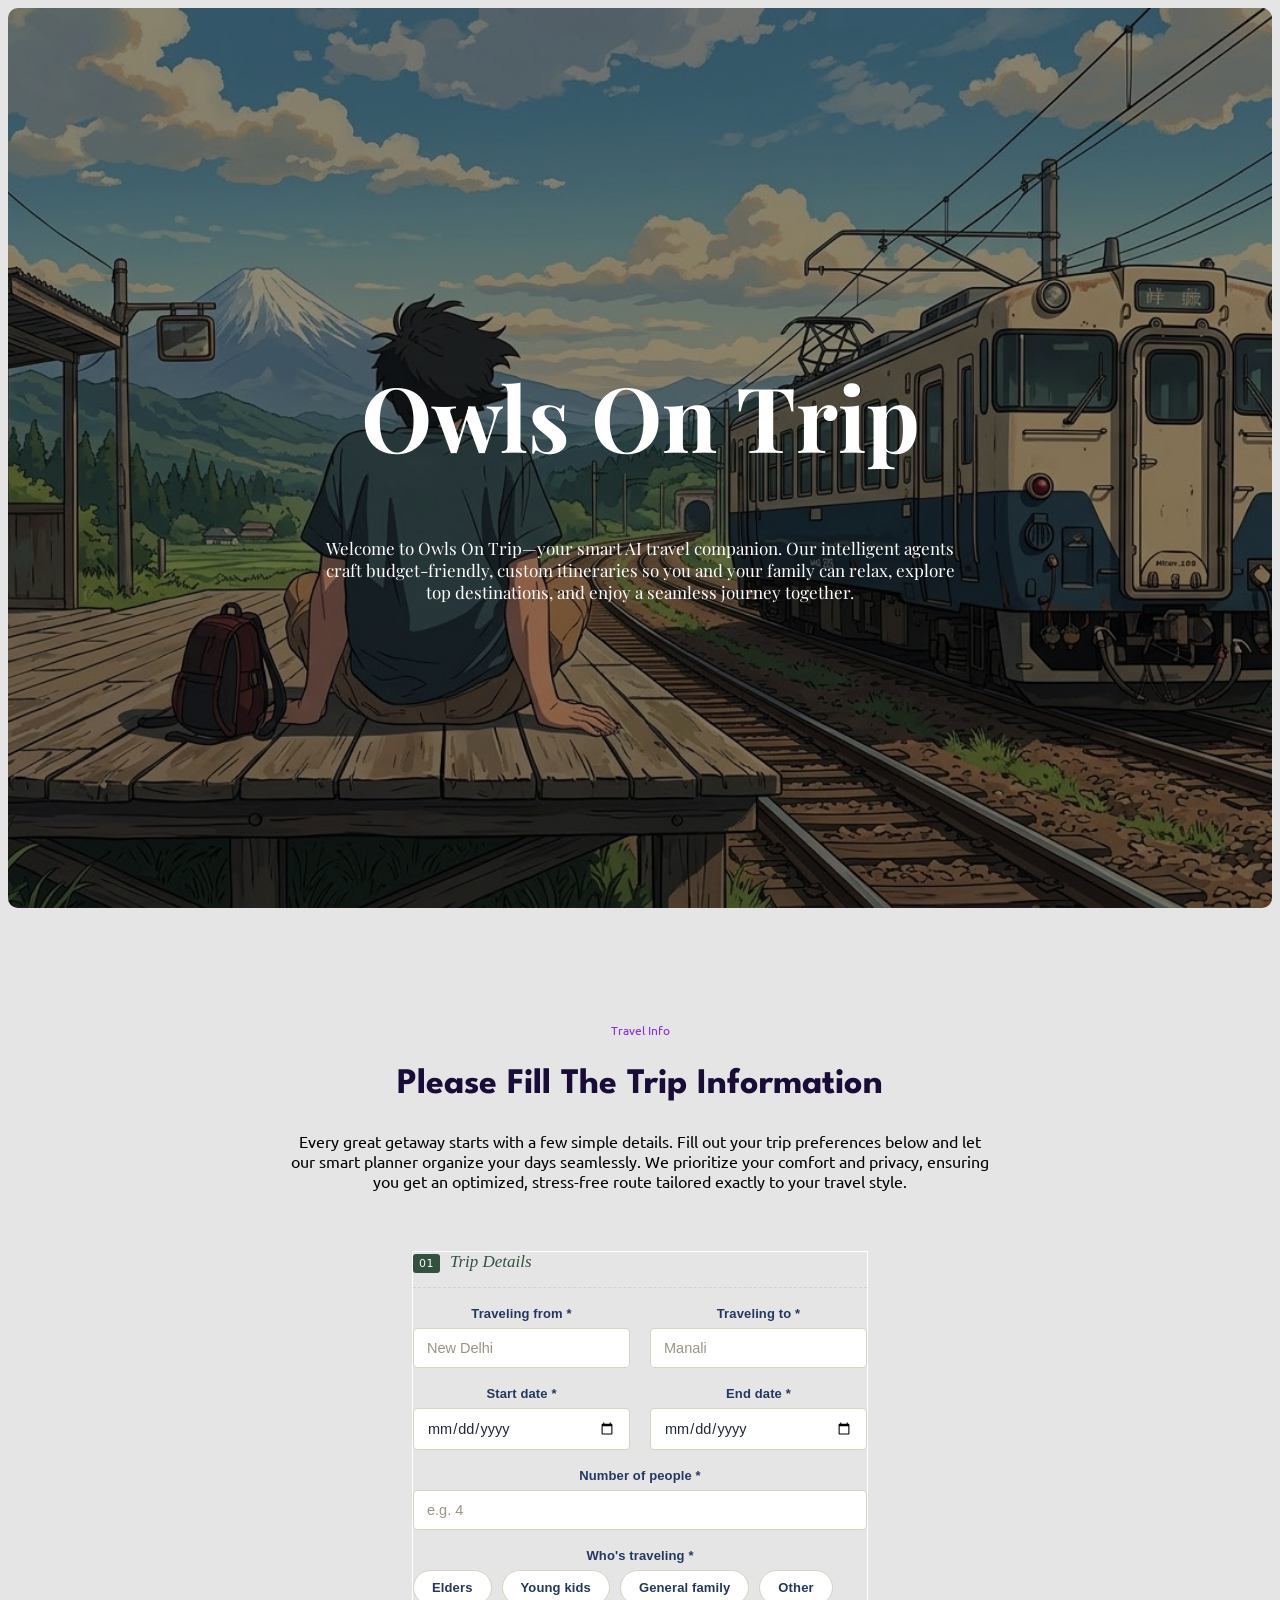
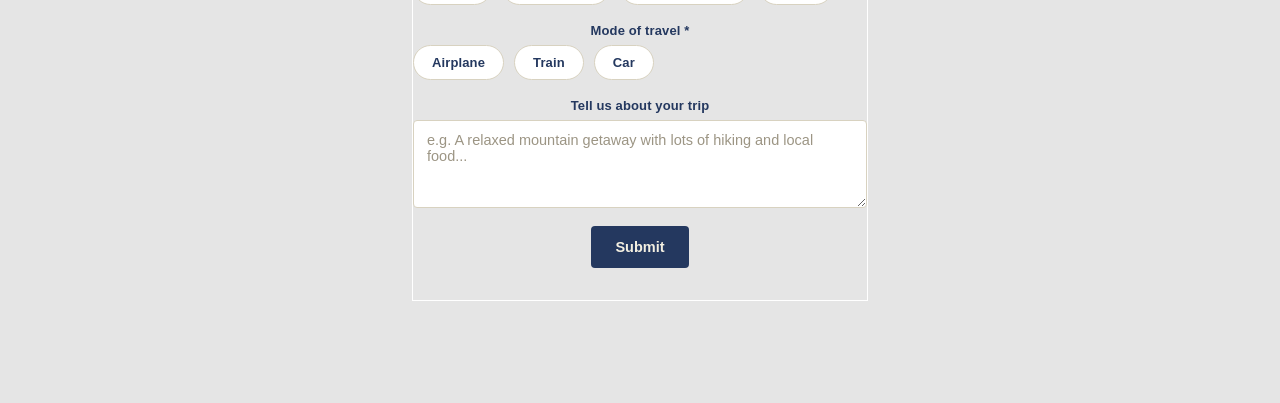
<file: frontend/index.html>
<!DOCTYPE html>
<html lang="en">
    <head>
        <meta charset="UTF-8">
        <meta name="viewport" content="width=device-width, initial-scale=1.0">
        <title>Owls on Trip</title>
        <link rel="stylesheet" href="style.css">

        <!-- Ubunto Font -->
        <link rel="preconnect" href="https://fonts.googleapis.com">
        <link rel="preconnect" href="https://fonts.gstatic.com" crossorigin>
        <link href="https://fonts.googleapis.com/css2?family=Ubuntu:ital,wght@0,300;0,400;0,500;0,700;1,300;1,400;1,500;1,700&display=swap" rel="stylesheet">

        <!-- League Spartans -->
        <link rel="preconnect" href="https://fonts.googleapis.com">
        <link rel="preconnect" href="https://fonts.gstatic.com" crossorigin>
        <link href="https://fonts.googleapis.com/css2?family=League+Spartan:wght@100..900&display=swap" rel="stylesheet">

        <!-- Playfair Display Fonts -->
        <link rel="preconnect" href="https://fonts.googleapis.com">
        <link rel="preconnect" href="https://fonts.gstatic.com" crossorigin>
        <link href="https://fonts.googleapis.com/css2?family=Playfair+Display:ital,wght@0,400..900;1,400..900&display=swap" rel="stylesheet">

        <!-- Favicon -->
        <link rel="icon" href="favicon.ico" sizes="any">
        
    </head>
    <body>
        <div id="HeroSection">
            <img src="images/from_train_solo_image_1.svg" alt="Hero_Page_Image" style="max-width: 1440px;border-radius: 10px;" class="hero-bg-img" >
            <div class="hero_content">
                <h1 style="font-size: 90px;">Owls On Trip</h1>
                <p style="font-size: 17px;">Welcome to Owls On Trip—your smart AI travel companion. Our intelligent agents craft budget-friendly, custom itineraries so you and your family can relax, explore top destinations, and enjoy a seamless journey together.</p>
                

            </div>

        </div>

        <main>
            <!-- Trip Info -->
            <section id="Trip_Info">
                <div class="desc" style="max-width: 700px;">
                    <p class="Bigtext" style="color: blueviolet; font-size: 12px;">
                        Travel Info
                    </p>
                    <h2>Please Fill The Trip Information</h2>
                    <div class="Bigtext">
                        Every great getaway starts with a few simple details. Fill out your trip preferences below and let our smart planner organize your days seamlessly. We prioritize your comfort and privacy, ensuring you get an optimized, stress-free route tailored exactly to your travel style.
                    </div>
                </div>
                <form action="">
                    <fieldset class="section">
                        <legend>
                            <span class="section-no">01</span> Trip Details
                        </legend>

                        <div class="row two">
                            <div class="field">
                                <label for="fromLocation">Traveling from
                                    <span class="req">*</span>
                                </label>
                                <input type="text" id="fromLocation" name="fromLocation" placeholder="New Delhi" required>
                            </div>
                            <div class="field">
                                <label for="toLocation">Traveling to
                                    <span class="req">*</span>
                                </label>
                                <input type="text" id="toLocation" name="toLocation" placeholder="Manali" required>
                            </div>
                        </div>

                        <div class="row two">
                            <div class="field">
                                <label for="startDate">Start date
                                    <span class="req">*</span>
                                </label>
                                <input type="date" id="startDate" name="startDate" required>
                            </div>
                            <div class="field">
                                <label for="endDate">End date
                                    <span class="req">*</span>
                                </label>
                                <input type="date" id="endDate" name="endDate" required>
                            </div>
                        </div>

                        <div class="row one">
                            <div class="field">
                                <label for="travelers">Number of people
                                    <span class="req">*</span>
                                </label>
                                <input type="number" id="travelers" name="travelers" min="1" placeholder="e.g. 4" required>
                            </div>
                        </div>

                        <div class="row one">
                            <div class="field">
                                <label>Who's traveling
                                    <span class="req">*</span>
                                </label>
                                <div class="pill-group" role="radiogroup" aria-label="Who's traveling">
                                    <input type="radio" id="groupElders" name="groupType" value="elders" required>
                                    <label for="groupElders" class="pill">Elders</label>

                                    <input type="radio" id="groupKids" name="groupType" value="kids">
                                    <label for="groupKids" class="pill">Young kids</label>

                                    <input type="radio" id="groupGeneral" name="groupType" value="general">
                                    <label for="groupGeneral" class="pill">General family</label>

                                    <input type="radio" id="groupOther" name="groupType" value="other">
                                    <label for="groupOther" class="pill">Other</label>
                                </div>
                            </div>
                        </div>

                        <div class="row one">
                            <div class="field">
                                <label>Mode of travel
                                    <span class="req">*</span>
                                </label>
                                <div class="pill-group" role="radiogroup" aria-label="Mode of travel">
                                    <input type="radio" id="modeAirplane" name="travelMode" value="airplane" required>
                                    <label for="modeAirplane" class="pill">Airplane</label>

                                    <input type="radio" id="modeTrain" name="travelMode" value="train">
                                    <label for="modeTrain" class="pill">Train</label>

                                    <input type="radio" id="modeCar" name="travelMode" value="car">
                                    <label for="modeCar" class="pill">Car</label>
                                </div>
                            </div>
                        </div>

                        <div class="row one">
                            <div class="field">
                                <label for="tripDesc">Tell us about your trip</label>
                                <textarea id="tripDesc" name="tripDesc" rows="4" placeholder="e.g. A relaxed mountain getaway with lots of hiking and local food..."></textarea>
                            </div>
                        </div>

                        <button class="submit-btn" id="Button-1">
                            Submit
                        </button>

                    </fieldset>

                </form>


            </section>
        </main>
    </body>
</html>
</file>
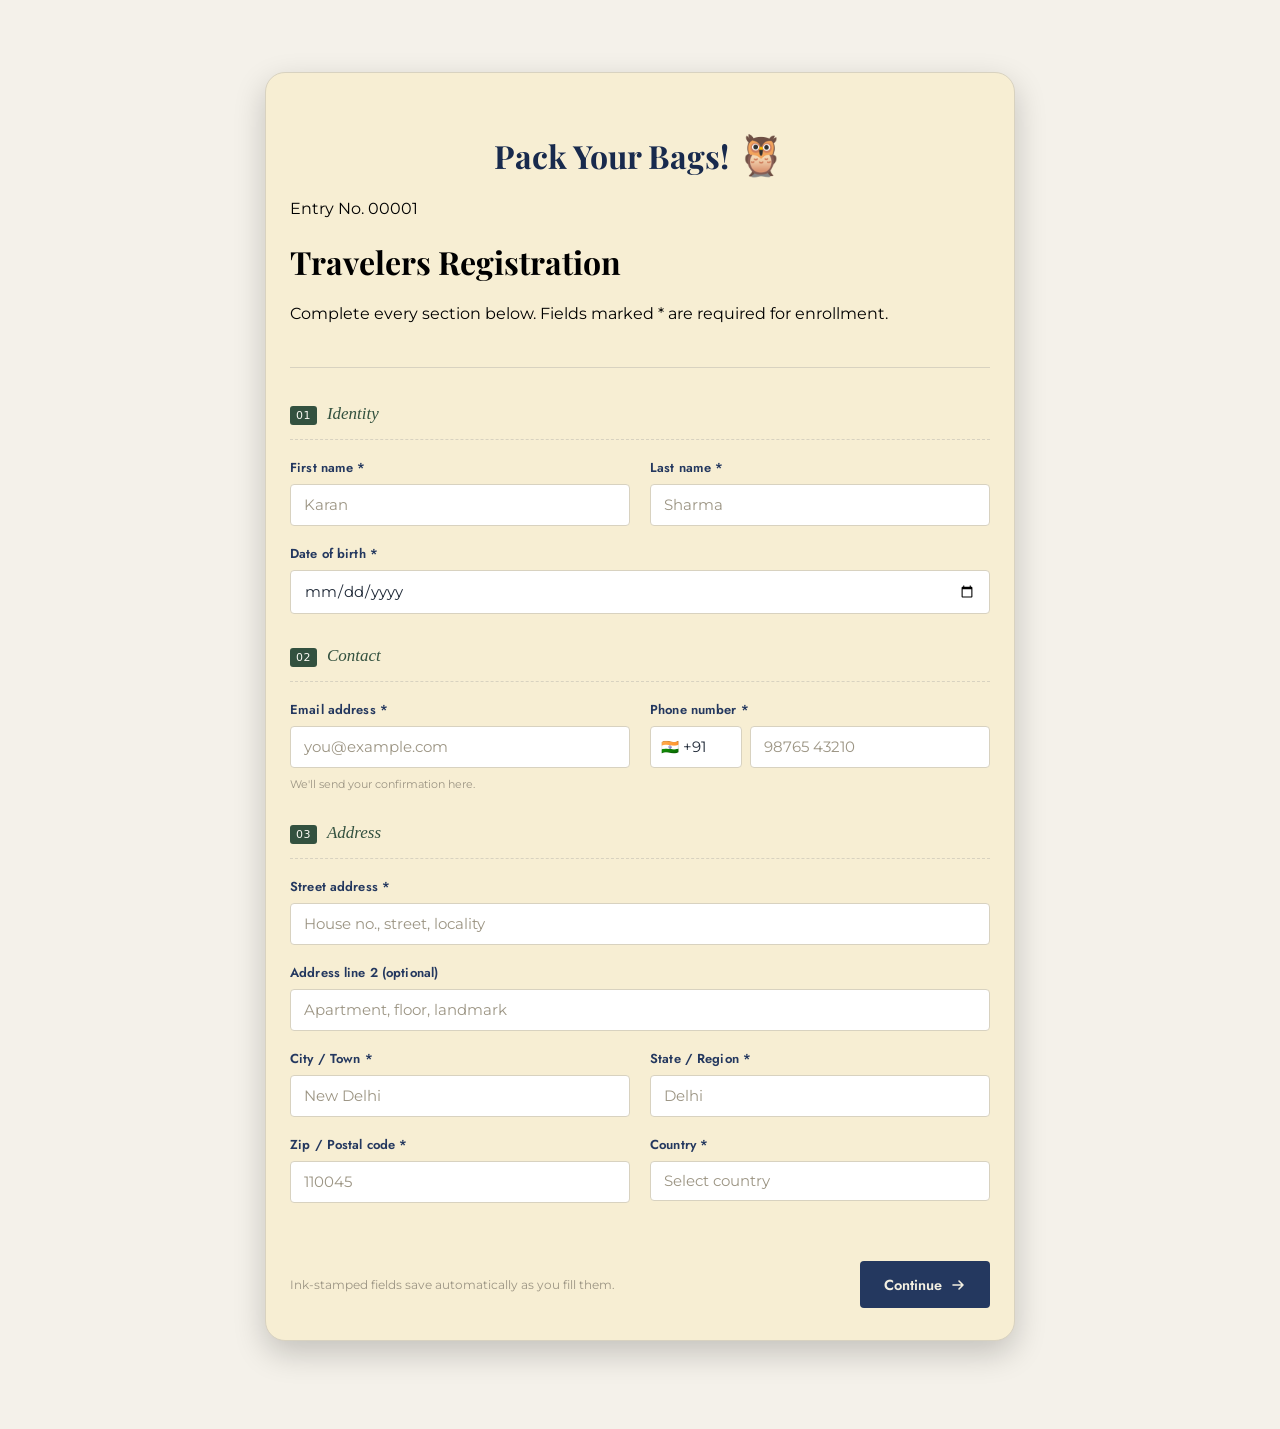
<file: registration-login/registration.html>
<!DOCTYPE html>
<html lang="en">
<head>
    <meta charset="UTF-8">
    <meta name="viewport" content="width=device-width, initial-scale=1.0">
    <title>Owls On Trip</title>
    <!-- Style Sheet -->
    <link rel="stylesheet" href="registration-style.css">

    <!-- Playfair Display Font -->
    <link rel="preconnect" href="https://fonts.googleapis.com">
    <link rel="preconnect" href="https://fonts.gstatic.com" crossorigin>
    <link href="https://fonts.googleapis.com/css2?family=Playfair+Display:ital,wght@0,400..900;1,400..900&display=swap" rel="stylesheet">
    
    <!-- Montserrat Font -->
    <link rel="preconnect" href="https://fonts.googleapis.com">
    <link rel="preconnect" href="https://fonts.gstatic.com" crossorigin>
    <link href="https://fonts.googleapis.com/css2?family=Montserrat:ital,wght@0,100..900;1,100..900&display=swap" rel="stylesheet">

    <!-- Jost Font  -->
     <link rel="preconnect" href="https://fonts.googleapis.com">
    <link rel="preconnect" href="https://fonts.gstatic.com" crossorigin>
    <link href="https://fonts.googleapis.com/css2?family=Jost:ital,wght@0,100..900;1,100..900&display=swap" rel="stylesheet">
    <!-- Favicon -->
    <link rel="icon" href="favicon.ico" sizes="any">
</head>
<body>
    <div class="Main-Container">
        <div class="Container-inside">
            <h1 style="text-align: center; margin-bottom: 20px; color: #182A4D; " class="bigtext">
                Pack Your Bags! <span style="font-size: 40px;">🦉</span>
            </h1>
            <form class="form-grid">
                <!-- Header -->
                <header class="card-head" style="font-family: 'Montserrat', sans-serif;">
                    <p class="entry-no">Entry No. <span id="entryNo">00001</span></p>
                    <h1 class="bigtext">Travelers Registration</h1>
                    <p class="subhead" >Complete every section below. Fields marked <span class="req">*</span> are required for enrollment.</p>
                </header>
                <!-- Section 01 -->
                <fieldset class="section">
                    <legend>
                        <span class="section-no">01</span> Identity
                    </legend>
            
                    <div class="row two">
                        <div class="field">
                            <label for="firstName">First name 
                                <span class="req">*</span>
                            </label>
                            <input type="text" id="firstName" name="firstName" placeholder="Karan" required>
                        </div>
                        <div class="field">
                            <label for="lastName">Last name 
                                <span class="req">*</span>
                            </label>
                            <input type="text" id="lastName" name="lastName" placeholder="Sharma" required>
                        </div>
                    </div>
            
                    <div class="row one">
                    <div class="field">
                        <label for="dob">Date of birth 
                            <span class="req">*</span>
                        </label>
                        <input type="date" id="dob" name="dob" required>
                    </div>
                    </div>
                </fieldset>

                <!-- SECTION 02 -->
                <fieldset class="section">
                    <legend><span class="section-no">02</span> Contact</legend>
            
                    <div class="row two">
                        <div class="field">
                            <label for="email">Email address <span class="req">*</span></label>
                            <input type="email" id="email" name="email" placeholder="you@example.com" required>
                            <p class="hint">We'll send your confirmation here.</p>
                        </div>
                        <div class="field">
                            <label for="phone">Phone number <span class="req">*</span></label>
                            <div class="phone-group">
                                <select id="phoneCode" name="phoneCode" class="code-select" aria-label="Country code">
                                    <option value="+91" selected>🇮🇳 +91</option>
                                    <option value="+1">🇺🇸 +1</option>
                                    <option value="+44">🇬🇧 +44</option>
                                    <option value="+61">🇦🇺 +61</option>
                                </select>
                                <input type="tel" id="phone" name="phone" placeholder="98765 43210" required>
                            </div>
                        </div>
                    </div>
                </fieldset>

                <!-- SECTION 03 -->
                <fieldset class="section">
                    <legend><span class="section-no">03</span> Address</legend>
            
                    <div class="row one">
                    <div class="field">
                        <label for="address1">Street address <span class="req">*</span></label>
                        <input type="text" id="address1" name="address1" placeholder="House no., street, locality" required>
                    </div>
                    </div>
            
                    <div class="row one">
                    <div class="field">
                        <label for="address2">Address line 2 <span class="optional">(optional)</span></label>
                        <input type="text" id="address2" name="address2" placeholder="Apartment, floor, landmark">
                    </div>
                    </div>
            
                    <div class="row two">
                    <div class="field">
                        <label for="city">City / Town <span class="req">*</span></label>
                        <input type="text" id="city" name="city" placeholder="New Delhi" required>
                    </div>
                    <div class="field">
                        <label for="state">State / Region <span class="req">*</span></label>
                        <input type="text" id="state" name="state" placeholder="Delhi" required>
                    </div>
                    </div>
            
                    <div class="row two">
                    <div class="field">
                        <label for="zip">Zip / Postal code <span class="req">*</span></label>
                        <input type="text" id="zip" name="zip" placeholder="110045" required>
                    </div>
                    <div class="field">
                        <label for="country">Country <span class="req">*</span></label>
                        <select id="country" name="country" required>
                        <option value="" disabled selected>Select country</option>
                        <option value="IN">India</option>
                        <option value="US">United States</option>
                        <option value="GB">United Kingdom</option>
                        <option value="AU">Australia</option>
                        <option value="CA">Canada</option>
                        <option value="OTHER">Other</option>
                        </select>
                    </div>
                    </div>
                </fieldset>

                <footer class="card-foot">
                    <p class="stamp-note">Ink-stamped fields save automatically as you fill them.</p>
                    <button type="submit" class="submit-btn">
                    Continue
                    <svg width="16" height="16" viewBox="0 0 16 16" fill="none" xmlns="http://www.w3.org/2000/svg">
                        <path d="M3 8H13M13 8L9 4M13 8L9 12" stroke="currentColor" stroke-width="1.6" stroke-linecap="round" stroke-linejoin="round"/>
                    </svg>
                    </button>
                </footer>

             
            </form>
        </div>

    </div>
    

    
</body>
</html>
</file>
<file: frontend/style.css>
* {
    box-sizing: border-box;
    
    
}
html {
    background-color: #E5E5E5;

}
/* Hero Section  */
#HeroSection {
    margin: 0 auto;
    display: flex;
    justify-content: center;
    align-items: center;
    width: 100%;
    height: 100vh;
    margin-bottom: 102px;
    overflow: hidden;      /* safety net so nothing can spill out */
    position: relative;
}

#HeroSection img {
    width: 100%;
    height: 100%;
    object-fit: cover;     /* fills the section, crops instead of distorting */
    border-radius: 10px;
    display: block;
}

/* Hero Content */
#HeroSection {
    position: relative;
    width: 100%;
    height: 100vh;
    overflow: hidden;
}
.hero-bg-img {
    width: 100%;
    height: 100%;
    object-fit: cover;
}
.hero_content {
    position: absolute;
    top: 50%;
    left: 50%;
    transform: translate(-50%, -50%);
    color: white;
    text-align: center;
    z-index: 10;
    font-family: "Playfair Display", serif;
}


/* Trip Info Section-01 */
#Trip_Info {
    margin: 0 auto;
    max-width: 100%;
    display: flex;
    flex-direction: column;
    align-items: center;
    text-align: center;
    padding-bottom: 0px;
    margin-bottom: 102px;
}
.Bigtext {
    font-family: "Ubuntu", sans-serif;
}

h2 {
    font-family: "League Spartan", sans-serif;
    color: #190D37;
    text-align: center;
    font-size: 36px;
    font-weight: 700;
}

#Trip_Info .desc {
    padding: 0px;
    margin-bottom: 48px;
}

#Trip_Info .desc .Bigtext {
    padding: 0px;
    margin-bottom: 12px;
}

#Trip_Info form {
    max-width: 1060px;
    border: 1px solid #FFFFFF;
}


/* Form Part */
/*           */
.section {
  border: none;
  padding: 0;
  margin: 0 0 32px;
  max-width: 1060px;
}
.section legend {
  display: flex;
  align-items: baseline;
  gap: 10px;
  font-family: "Fraunces", Georgia, serif;;
  font-style: italic;
  font-weight: 540;
  font-size: 17px;
  color: #33513F;
  padding: 0 0 14px;
  margin-bottom: 18px;
  width: 100%;
  border-bottom: 1px dashed #D8D2C0;
}

.section-no {
  font-family: system-ui, -apple-system, BlinkMacSystemFont, 'Segoe UI', Roboto, Oxygen, Ubuntu, Cantarell, 'Open Sans', 'Helvetica Neue', sans-serif;
  font-style: normal;
  font-size: 11px;
  font-weight: 500;
  color: #FBF9F3;
  background: #33513F ;
  border-radius: 3px;
  padding: 3px 6px;
  letter-spacing: 0.04em;
}
/* Parent*/
.row {
  display: grid;
  gap: 20px;
  margin-bottom: 18px;
}

.row.two { grid-template-columns: 1fr 1fr; }
.row.one { grid-template-columns: 1fr; }
.row:last-child { margin-bottom: 0; }

/* Working on Childs */
.field {
  display: flex;
  flex-direction: column;
  gap: 7px;
}
 
.field label {
    font-family: "Jost", sans-serif;
    font-size: 13px;
    font-weight: 600;
    color: #24385F;
    letter-spacing: 0.01em;
}
 
.hint {
  margin: 2px 0 0;
  font-family: "Montserrat", sans-serif;
  font-size: 11px;
  color: #9C9584;
}


.code-select {
  flex: 0 0 92px;
  padding-left: 10px;
  padding-right: 26px;
  background-position: right 8px center;
}



@keyframes stampIn {
  0%   { box-shadow: 0 0 0 0 rgba(169, 129, 46, 0.35); }
  100% { box-shadow: 0 0 0 4px rgba(169, 129, 46, 0.16); }
}
 
select {
  background-image: url("data:image/svg+xml,%3Csvg xmlns='http://www.w3.org/2000/svg' width='12' height='8' viewBox='0 0 12 8' fill='none'%3E%3Cpath d='M1 1.5L6 6.5L11 1.5' stroke='%23716A57' stroke-width='1.5' stroke-linecap='round' stroke-linejoin='round'/%3E%3C/svg%3E");
  background-repeat: no-repeat;
  background-position: right 13px center;
  padding-right: 34px;
  color: #1F2937;
}
 
select:invalid { color: #9C9584; }

/* Input Style  */
input[type="text"],
input[type="number"],
input[type="radio"],
input[type="date"],
select {
  appearance: none;
  -webkit-appearance: none;
  width: 100%;
  font-family:"Montserrat", sans-serif;
  font-size: 14.5px;
  color: #1F2937;
  background: #fff;
  border: 1.4px solid #D8D2C0;
  border-radius: 4px;
  padding: 11px 13px;
  transition: border-color 0.15s ease, box-shadow 0.18s ease;
}

input::placeholder { color: #9C9584; }
 
input:hover,
select:hover {
  border-color: #C7BFA5;
}
 
input:focus,
select:focus {
  outline: none;
  border-color: #9C9584;
  box-shadow: 0 0 0 4px rgba(169, 129, 46, 0.16);
}
 
/* stamped ring pulse on focus, subtle, one-shot */
input:focus-visible,
select:focus-visible {
  animation: stampIn 0.28s ease-out;
}

/* */
/* */
.pill-group {
  display: flex;
  flex-wrap: wrap;
  gap: 10px;
}

.pill-group input[type="radio"] {
  position: absolute;
  opacity: 0;
  width: 1px;
  height: 1px;
  pointer-events: none;
}

.pill {
  font-family: "Montserrat", sans-serif;
  font-size: 13.5px;
  font-weight: 500;
  color: #1F2937;
  background: #fff;
  border: 1.4px solid #D8D2C0;
  border-radius: 999px;
  padding: 9px 18px;
  cursor: pointer;
  transition: border-color 0.15s ease, box-shadow 0.18s ease, background 0.15s ease, color 0.15s ease;
  user-select: none;
}

.pill:hover {
  border-color: #C7BFA5;
}

.pill-group input[type="radio"]:checked + .pill {
  background: #33513F;
  border-color: #33513F;
  color: #FBF9F3;
}

.pill-group input[type="radio"]:focus-visible + .pill {
  animation: stampIn 0.28s ease-out;
  border-color: #9C9584;
}

/* Textarea (trip description) */
textarea {
  appearance: none;
  -webkit-appearance: none;
  width: 100%;
  font-family: "Montserrat", sans-serif;
  font-size: 14.5px;
  color: #1F2937;
  background: #fff;
  border: 1.4px solid #D8D2C0;
  border-radius: 4px;
  padding: 11px 13px;
  resize: vertical;
  transition: border-color 0.15s ease, box-shadow 0.18s ease;
}

textarea::placeholder { color: #9C9584; }

textarea:hover {
  border-color: #C7BFA5;
}

textarea:focus {
  outline: none;
  border-color: #9C9584;
  box-shadow: 0 0 0 4px rgba(169, 129, 46, 0.16);
}

textarea:focus-visible {
  animation: stampIn 0.28s ease-out;
}

/**/
.submit-btn {
  display: inline-flex;
  align-items: center;
  gap: 8px;
  background: #24385F;
  color: #F3EFE1;
  border: none;
  font-family: "Jost", sans-serif; ;
  font-weight: 600;
  font-size: 14.5px;
  padding: 13px 24px;
  border-radius: 4px;
  cursor: pointer;
  transition: background 0.15s ease, transform 0.1s ease;
  white-space: nowrap;
}
 
.submit-btn:hover { background: #24385F ; }
.submit-btn:active { transform: translateY(1px); }
</file>
<file: registration-login/registration-style.css>
* {
  box-sizing: border-box;
}
html {
    background-color: #F4F1EA;
}
.Container-inside {
    margin: auto auto;
    width: 100%;
    max-width: 750px;                 /* Ideal desktop width */
    overflow-y: auto;               /* Scrollable inside if height is too small */
      
    background-color: #F7EED3;   /* Warm sandy yellow from your reference */
    border-radius: 20px;           /* Rounded corners */
    padding: 32px 24px;
    box-shadow: 0 12px 32px rgba(0, 0, 0, 0.2);
    border: 1px solid #D8D2C0;
    

}
.bigtext {
    font-family: "Playfair Display", serif;;
}
.Main-Container {
    min-height: 100vh;
    display: flex;
    align-items: flex-start;
    justify-content: center;
    padding: 64px 20px 80px;
}
.card-head {
  margin-bottom: 36px;
  padding-bottom: 28px;
  border-bottom: 1px solid #D8D2C0;
}
.section {
  border: none;
  padding: 0;
  margin: 0 0 32px;
}
.section legend {
  display: flex;
  align-items: baseline;
  gap: 10px;
  font-family: "Fraunces", Georgia, serif;;
  font-style: italic;
  font-weight: 540;
  font-size: 17px;
  color: #33513F;
  padding: 0 0 14px;
  margin-bottom: 18px;
  width: 100%;
  border-bottom: 1px dashed #D8D2C0;
}

.section-no {
  font-family: system-ui, -apple-system, BlinkMacSystemFont, 'Segoe UI', Roboto, Oxygen, Ubuntu, Cantarell, 'Open Sans', 'Helvetica Neue', sans-serif;
  font-style: normal;
  font-size: 11px;
  font-weight: 500;
  color: #FBF9F3;
  background: #33513F ;
  border-radius: 3px;
  padding: 3px 6px;
  letter-spacing: 0.04em;
}
/* Parent*/
.row {
  display: grid;
  gap: 20px;
  margin-bottom: 18px;
}

.row.two { grid-template-columns: 1fr 1fr; }
.row.one { grid-template-columns: 1fr; }
.row:last-child { margin-bottom: 0; }

/* Working on Childs */
.field {
  display: flex;
  flex-direction: column;
  gap: 7px;
}
 
.field label {
    font-family: "Jost", sans-serif;
    font-size: 13px;
    font-weight: 600;
    color: #24385F;
    letter-spacing: 0.01em;
}
 
.hint {
  margin: 2px 0 0;
  font-family: "Montserrat", sans-serif;
  font-size: 11px;
  color: #9C9584;
}

.phone-group {
    display: flex;
    gap: 8px;
}

.code-select {
  flex: 0 0 92px;
  padding-left: 10px;
  padding-right: 26px;
  background-position: right 8px center;
}

.phone-group input { flex: 1; }

@keyframes stampIn {
  0%   { box-shadow: 0 0 0 0 rgba(169, 129, 46, 0.35); }
  100% { box-shadow: 0 0 0 4px rgba(169, 129, 46, 0.16); }
}
 
select {
  background-image: url("data:image/svg+xml,%3Csvg xmlns='http://www.w3.org/2000/svg' width='12' height='8' viewBox='0 0 12 8' fill='none'%3E%3Cpath d='M1 1.5L6 6.5L11 1.5' stroke='%23716A57' stroke-width='1.5' stroke-linecap='round' stroke-linejoin='round'/%3E%3C/svg%3E");
  background-repeat: no-repeat;
  background-position: right 13px center;
  padding-right: 34px;
  color: #1F2937;
}
 
select:invalid { color: #9C9584; }

/* Input Style  */
input[type="text"],
input[type="email"],
input[type="tel"],
input[type="date"],
select {
  appearance: none;
  -webkit-appearance: none;
  width: 100%;
  font-family:"Montserrat", sans-serif;
  font-size: 14.5px;
  color: #1F2937;
  background: #fff;
  border: 1.4px solid #D8D2C0;
  border-radius: 4px;
  padding: 11px 13px;
  transition: border-color 0.15s ease, box-shadow 0.18s ease;
}

input::placeholder { color: #9C9584; }
 
input:hover,
select:hover {
  border-color: #C7BFA5;
}
 
input:focus,
select:focus {
  outline: none;
  border-color: #9C9584;
  box-shadow: 0 0 0 4px rgba(169, 129, 46, 0.16);
}
 
/* stamped ring pulse on focus, subtle, one-shot */
input:focus-visible,
select:focus-visible {
  animation: stampIn 0.28s ease-out;
}

/* footer */
.card-foot {
  margin-top: 8px;
  padding-top: 26px;
  border-top: 1px solid var(--line);
  display: flex;
  align-items: center;
  justify-content: space-between;
  gap: 20px;
  flex-wrap: wrap;
}
 
.stamp-note {
  font-family: "Montserrat", sans-serif; ;
  font-size: 11.5px;
  color: #9C9584;
  margin: 0;
}
 
.submit-btn {
  display: inline-flex;
  align-items: center;
  gap: 8px;
  background: #24385F;
  color: #F3EFE1;
  border: none;
  font-family: "Jost", sans-serif; ;
  font-weight: 600;
  font-size: 14.5px;
  padding: 13px 24px;
  border-radius: 4px;
  cursor: pointer;
  transition: background 0.15s ease, transform 0.1s ease;
  white-space: nowrap;
}
 
.submit-btn:hover { background: #24385F ; }
.submit-btn:active { transform: translateY(1px); }
 
.submit-btn svg {
  transition: transform 0.15s ease;
}
.submit-btn:hover svg {
  transform: translateX(2px);
}

/* ============================================
   RESPONSIVE
   ============================================ */
@media (max-width: 640px) {
  .page { padding: 48px 14px 60px; }
 
  .card {
    padding: 44px 22px 28px;
  }
 
  .card-head h1 { font-size: 27px; }
 
  .row.two { grid-template-columns: 1fr; }
 
  .phone-group { flex-direction: column; }
  .code-select { flex: 1; }
 
  .card-foot {
    flex-direction: column;
    align-items: stretch;
  }
 
  .submit-btn { justify-content: center; }
}
 
/* Reduced motion */
@media (prefers-reduced-motion: reduce) {
  input, select, .submit-btn, .submit-btn svg {
    transition: none;
    animation: none;
  }
}
</file>
